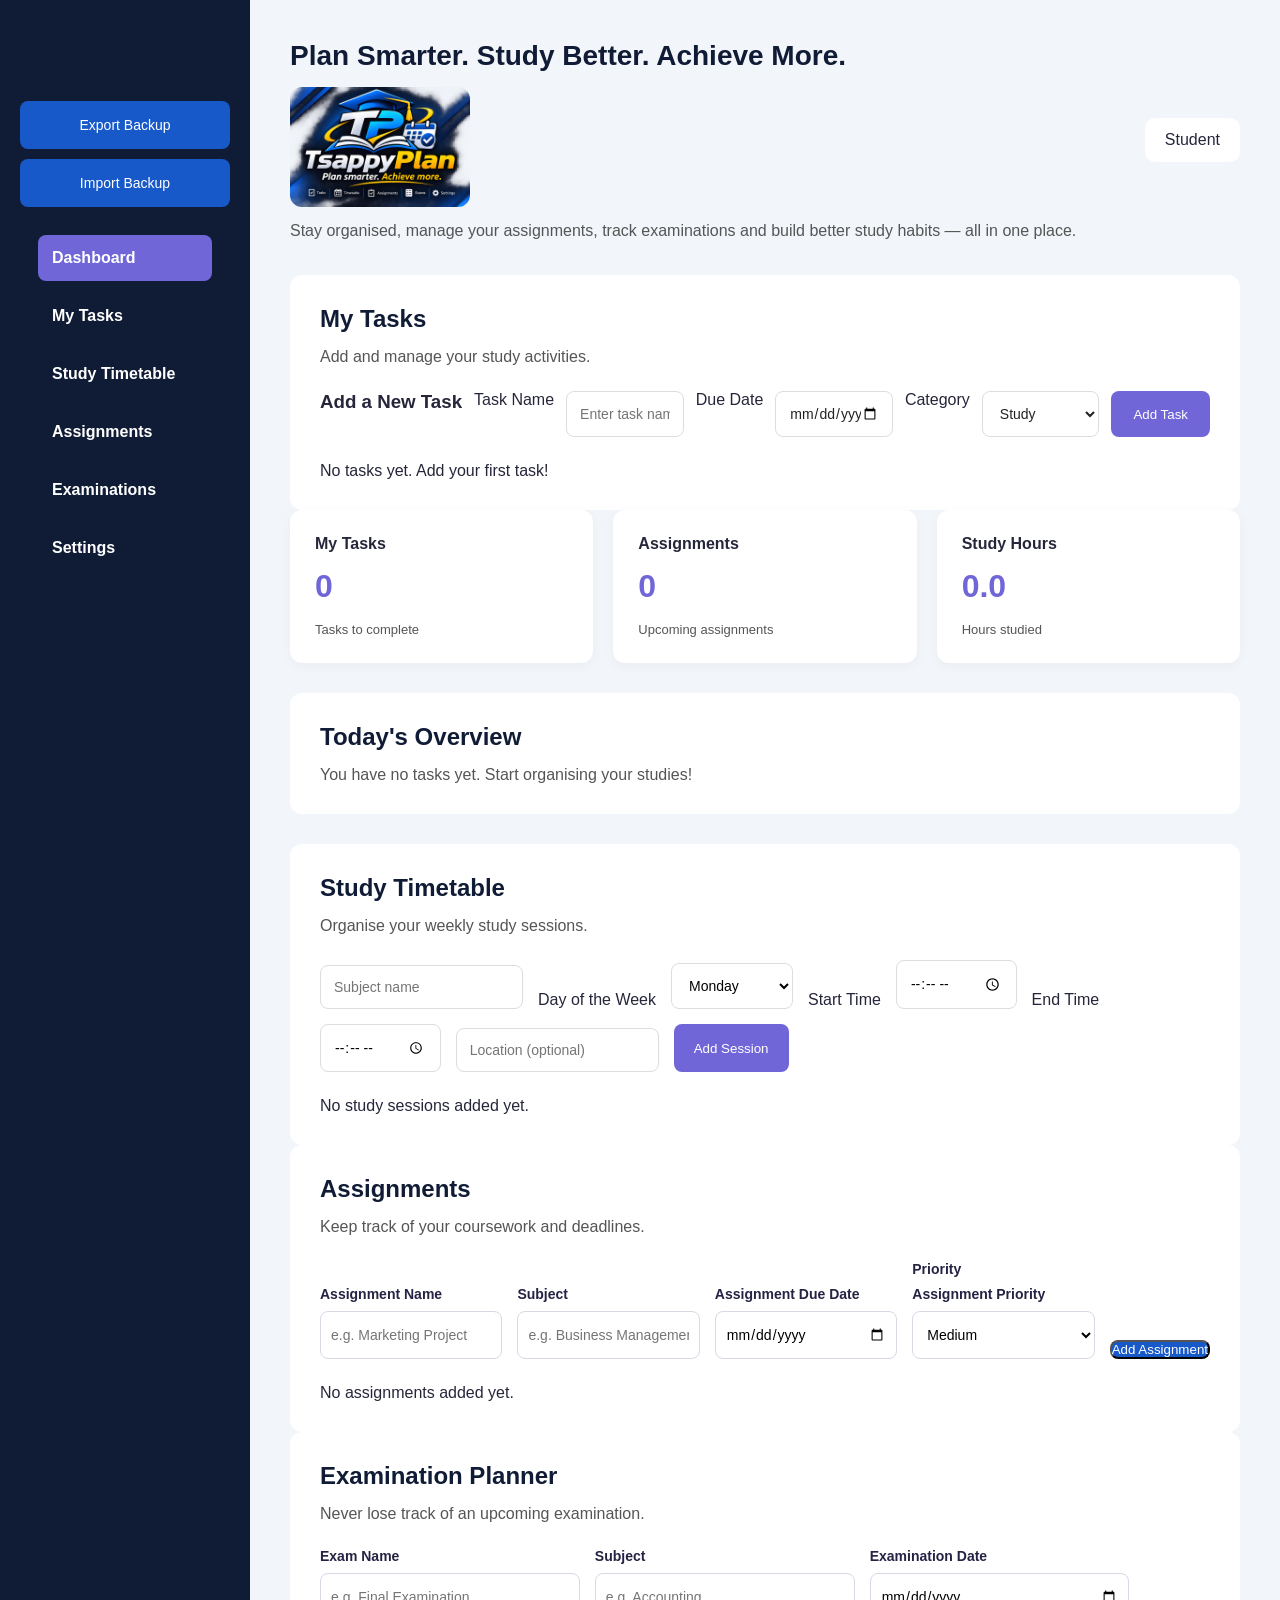
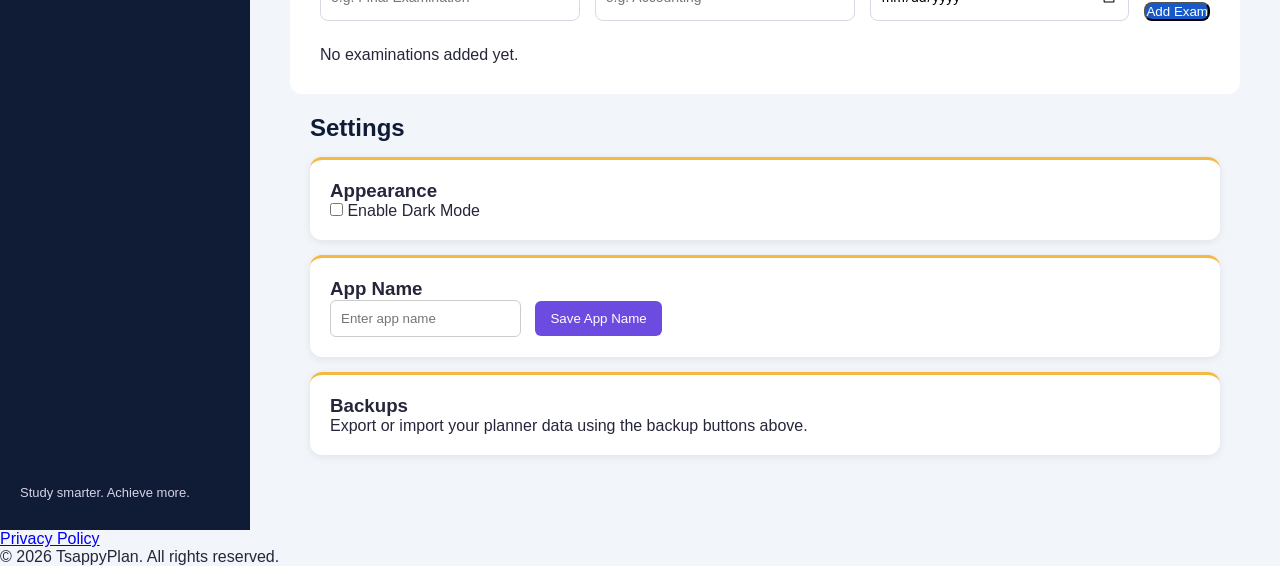
<file: index.html>
<!DOCTYPE html>
<html lang="en">
<head>
    <meta name="google-site-verification" content="k8ricjfyPDfU8U5KvmWOngtHXCnmSQfIX5mjxFy43_g" />
    <link rel="manifest" href="manifest.json">
    <link rel="icon" type="image/png" href="icon-192.png">
    <link rel="apple-touch-icon" href="icon-192.png">
    <meta charset="UTF-8">
    <meta name="viewport" content="width=device-width, initial-scale=1.0">
    <meta name="mobile-web-app-capable" content="yes">
    <meta name="apple-mobile-web-app-capable" content="yes">
    <meta name="apple-mobile-web-app-status-bar-style" content="default">
    <title>TsappyPlan - Free Student Planner for Tasks and Exams</title>
    <meta name="description" content="Organise your academic life with TsappyPlan, a free student planner for managing assignments, tasks, examinations and study schedules.">
    <link rel="canonical" href="https://tsappy2k7.github.io/TsappyPlan/">
    <meta property="og:title" content="TsappyPlan - Free Student Planner for Tasks and Exams">
    <meta property="og:description" content="Organise your academic life with TsappyPlan. Manage assignments, tasks, examinations and study schedules for free.">
    <meta property="og:type" content="website">
    <meta property="og:url" content="https://tsappy2k7.github.io/TsappyPlan/">
    <meta property="og:image" content="https://tsappy2k7.github.io/TsappyPlan/tsappyplan-logo.png">
    <link rel="stylesheet" href="style.css">
</head>
<body>

    <div class="app-container">

        <aside class="sidebar">
            <h2>StudyMate</h2>
            <div class="backup-buttons">
                <button id="exportBackup">Export Backup</button>
                <button id="importBackup">Import Backup</button>
                <input type="file" id="importFile" accept=".json" hidden>
            </div>
            <nav class="main-navigation">
                <a href="#" class="active">Dashboard</a>
                <a href="#tasks">My Tasks</a>
                <a href="#timetable">Study Timetable</a>
                <a href="#assignments">Assignments</a>
                <a href="#exams">Examinations</a>
                <a href="#settings">Settings</a>
            </nav>

            <div class="sidebar-bottom">
                <p>Study smarter. Achieve more.</p>
            </div>
        </aside>

        <main class="main-content">

            <header>
                <div>
                    <h1>Plan Smarter. Study Better. Achieve More.</h1>
                    <img src="tsappyplan-logo.png" alt="TsappyPlan Logo" class="app-logo">
                    <p>Stay organised, manage your assignments, track examinations and build better study habits — all in one place.</p>
                </div>

                <div class="profile">Student</div>
            </header>

            <section class="tasks-section" id="tasks">

                <h2>My Tasks</h2>
                <p>Add and manage your study activities.</p>
            
                <form id="taskForm">

    <h3>Add a New Task</h3>

    <label for="taskInput">Task Name</label>
    <input
        type="text"
        id="taskInput"
        placeholder="Enter task name"
        required
    >

    <label for="taskDate">Due Date</label>
    <input
        type="date"
        id="taskDate"
        required
    >

    <label for="taskCategory">Category</label>
    <select id="taskCategory">
        <option value="Study">Study</option>
        <option value="Assignment">Assignment</option>
        <option value="Revision">Revision</option>
        <option value="Other">Other</option>
    </select>

    <button type="submit">Add Task</button>

</form>


            
                <div id="taskList"></div>
            
            </section>

            <section class="dashboard-cards">

                    <div class="card">
                        <h3>My Tasks</h3>
                        <p id="taskCount">0</p>
                        <span>Tasks to complete</span>
                    </div>

                    <div class="card">
                        <h3>Assignments</h3>
                        <p id="assignmentCount">0</p>
                        <span>Upcoming assignments</span>
                    </div>

                    <div class="card">
                        <h3>Study Hours</h3>
                        <p id="studyHours">0</p>
                        <span>Hours studied</span>
                    </div>

            </section>

            <section class="tasks-section">
                <h2>Today's Overview</h2>
                <p>You have no tasks yet. Start organising your studies!</p>
            </section>

            <section class="tasks-section" id="timetable">

                <h2>Study Timetable</h2>
                <p>Organise your weekly study sessions.</p>
            
                <form id="timetableForm">
            
                    <input
                        type="text"
                        id="subjectInput"
                        placeholder="Subject name"
                        required
                    >
            <label for="dayInput">Day of the Week</label>
                    <select id="dayInput" required>
                        <option value="Monday">Monday</option>
                        <option value="Tuesday">Tuesday</option>
                        <option value="Wednesday">Wednesday</option>
                        <option value="Thursday">Thursday</option>
                        <option value="Friday">Friday</option>
                        <option value="Saturday">Saturday</option>
                        <option value="Sunday">Sunday</option>
                    </select>
            <label for="startTime">Start Time</label>
                    <input type="time" id="startTime" required>

             <label for="endTime">End Time</label>       
                    <input type="time" id="endTime" required>
            
                    <input
                        type="text"
                        id="locationInput"
                        placeholder="Location (optional)"
                    >
            
                    <button type="submit">Add Session</button>
            
                </form>
            
                <div id="timetableList"></div>
            
            </section>
            
<!-- ASSIGNMENTS SECTION -->

<section class="tasks-section" id="assignments">

    <h2>Assignments</h2>
    <p>Keep track of your coursework and deadlines.</p>

    <form id="assignmentForm">

        <div class="time-field">
            <label>Assignment Name</label>
            <input type="text" id="assignmentName"
                placeholder="e.g. Marketing Project" required>
        </div>

        <div class="time-field">
            <label>Subject</label>
            <input type="text" id="assignmentSubject"
                placeholder="e.g. Business Management" required>
        </div>

        <div class="time-field">
            <label for="assignmentDate">Assignment Due Date</label>
            <input type="date" id="assignmentDate" required>
        </div>

        <div class="time-field">
            <label>Priority</label>
            <label for="assignmentPriority">Assignment Priority</label>
            <select id="assignmentPriority">
                <option value="Low">Low</option>
                <option value="Medium" selected>Medium</option>
                <option value="High">High</option>
            </select>
        </div>

        <button type="submit">Add Assignment</button>

    </form>

    <div id="assignmentList"></div>

</section>


<!-- EXAMS SECTION -->

<section class="tasks-section" id="exams">

    <h2>Examination Planner</h2>
    <p>Never lose track of an upcoming examination.</p>

    <form id="examForm">

        <div class="time-field">
            <label>Exam Name</label>
            <input type="text" id="examName"
                placeholder="e.g. Final Examination" required>
        </div>

        <div class="time-field">
            <label>Subject</label>
            <input type="text" id="examSubject"
                placeholder="e.g. Accounting" required>
        </div>

        <div class="time-field">
            <label for="examDate">Examination Date</label>
            <input type="date" id="examDate" required>
        </div>

        <button type="submit">Add Exam</button>

    </form>

    <div id="examList"></div>

</section>
<section id="settings">
    <h2>Settings</h2>

    <div class="settings-card">
        <h3>Appearance</h3>
        <label>
            <input type="checkbox" id="darkModeToggle">
            Enable Dark Mode
        </label>
    </div>

    <div class="settings-card">
        <h3>App Name</h3>
        <input type="text" id="appNameInput" placeholder="Enter app name">
        <button id="saveAppName">Save App Name</button>
    </div>

    <div class="settings-card">
        <h3>Backups</h3>
        <p>Export or import your planner data using the backup buttons above.</p>
    </div>
</section>
        </main>

    </div>

    <script src="script.js"></script>
    <footer>
    <p><a href="privacy.html" target="_blank">Privacy Policy</a></p>
    <p>© 2026 TsappyPlan. All rights reserved.</p>
</footer>
    <script>
if ("serviceWorker" in navigator) {
    window.addEventListener("load", () => {
        navigator.serviceWorker.register("./service-worker.js")
            .then(() => console.log("TsappyPlan service worker registered"))
            .catch(error => console.error("Service worker registration failed:", error));
    });
}
</script>
</body>
</html>
</file>
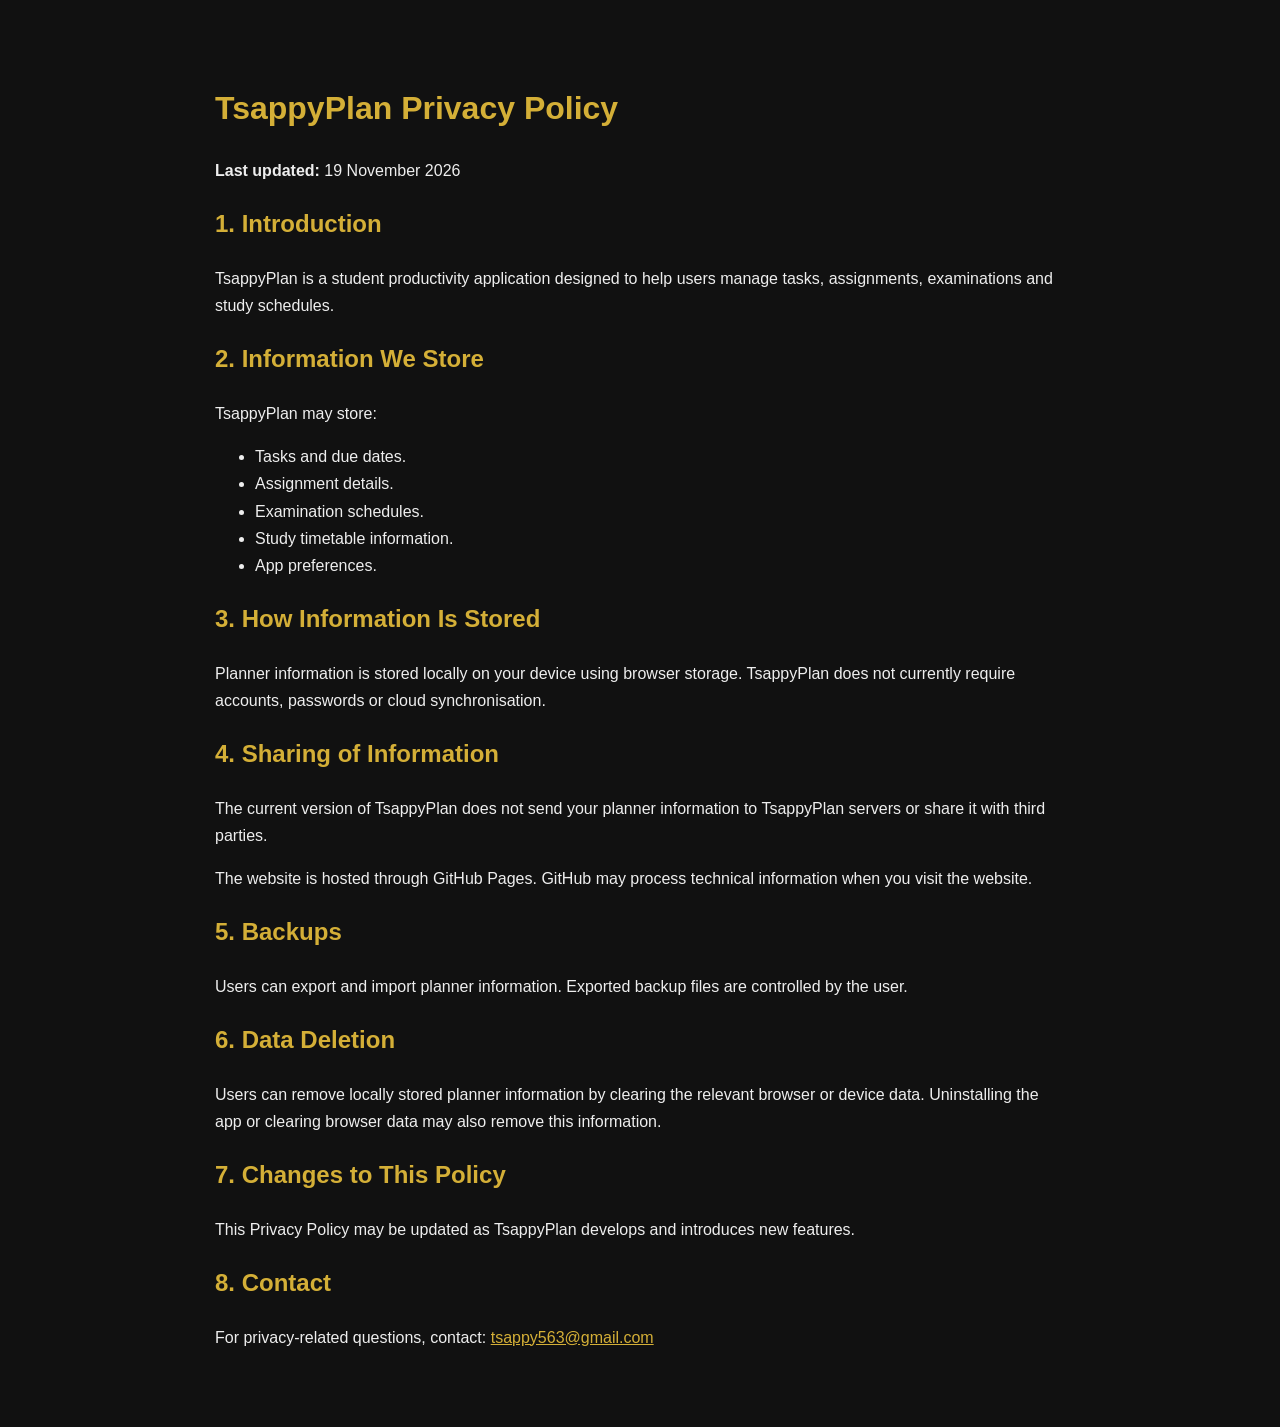
<file: privacy.html>
<!DOCTYPE html>
<html lang="en">
<head>
    <meta charset="UTF-8">
    <meta name="viewport" content="width=device-width, initial-scale=1.0">
    <title>TsappyPlan Privacy Policy</title>
        <meta name="description" content="Read the TsappyPlan privacy policy to understand how your information is handled when using our free student planner.">
        <link rel="canonical" href="https://tsappy2k7.github.io/TsappyPlan/privacy.html">
        <meta name="robots" content="index, follow">
    <style>
        body {
            font-family: Arial, sans-serif;
            background: #111;
            color: #eee;
            line-height: 1.7;
            max-width: 850px;
            margin: 40px auto;
            padding: 20px;
        }

        h1, h2 {
            color: #d4af37;
        }

        a {
            color: #d4af37;
        }
    </style>
</head>
<body>

    <h1>TsappyPlan Privacy Policy</h1>
    <p><strong>Last updated:</strong> 19 November 2026</p>

    <h2>1. Introduction</h2>
    <p>
        TsappyPlan is a student productivity application designed
        to help users manage tasks, assignments, examinations
        and study schedules.
    </p>

    <h2>2. Information We Store</h2>
    <p>TsappyPlan may store:</p>
    <ul>
        <li>Tasks and due dates.</li>
        <li>Assignment details.</li>
        <li>Examination schedules.</li>
        <li>Study timetable information.</li>
        <li>App preferences.</li>
    </ul>

    <h2>3. How Information Is Stored</h2>
    <p>
        Planner information is stored locally on your device
        using browser storage. TsappyPlan does not currently
        require accounts, passwords or cloud synchronisation.
    </p>

    <h2>4. Sharing of Information</h2>
    <p>
        The current version of TsappyPlan does not send your
        planner information to TsappyPlan servers or share it
        with third parties.
    </p>
    <p>
        The website is hosted through GitHub Pages. GitHub may
        process technical information when you visit the website.
    </p>

    <h2>5. Backups</h2>
    <p>
        Users can export and import planner information.
        Exported backup files are controlled by the user.
    </p>

    <h2>6. Data Deletion</h2>
    <p>
        Users can remove locally stored planner information
        by clearing the relevant browser or device data.
        Uninstalling the app or clearing browser data may
        also remove this information.
    </p>

    <h2>7. Changes to This Policy</h2>
    <p>
        This Privacy Policy may be updated as TsappyPlan
        develops and introduces new features.
    </p>

    <h2>8. Contact</h2>
    <p>
        For privacy-related questions, contact:
        <a href="mailto:tsappy563@gmail.com">
            tsappy563@gmail.com
        </a>
    </p>

</body>
</html>
</file>
<file: style.css>
* {
    margin: 0;
    padding: 0;
    box-sizing: border-box;
    font-family: Arial, sans-serif;
}

body {
    background: #f4f5fb;
    color: #25263a;
}

.app-container {
    display: flex;
    min-height: 100vh;
}

.sidebar {
    width: 250px;
    background: #252344;
    color: white;
    padding: 30px 20px;
    display: flex;
    flex-direction: column;
}

.sidebar h2 {
    margin-bottom: 40px;
    font-size: 27px;
}

.sidebar nav {
    display: flex;
    flex-direction: column;
    gap: 12px;
}

.sidebar nav a {
    color: #c8c7df;
    text-decoration: none;
    padding: 14px;
    border-radius: 8px;
}

.sidebar nav a:hover,
.sidebar nav a.active {
    background: #7066d8;
    color: white;
}

.sidebar-bottom {
    margin-top: auto;
    color: #d5d4e8;
    font-size: 13px;
}

.main-content {
    flex: 1;
    padding: 40px;
}

header {
    display: flex;
    justify-content: space-between;
    align-items: center;
    margin-bottom: 35px;
}

header h1 {
    font-size: 28px;
    margin-bottom: 8px;
}

header p {
    color: #555;
}

.profile {
    background: white;
    padding: 13px 20px;
    border-radius: 10px;
}

.welcome-card {
    background: linear-gradient(120deg, #7066d8, #a18bea);
    color: white;
    padding: 35px;
    border-radius: 15px;
    margin-bottom: 30px;
}

.welcome-card h2 {
    margin-bottom: 12px;
}

.dashboard-cards {
    display: grid;
    grid-template-columns: repeat(3, 1fr);
    gap: 20px;
    margin-bottom: 30px;
}

.card {
    background: white;
    padding: 25px;
    border-radius: 12px;
    box-shadow: 0 3px 12px rgba(0,0,0,0.04);
}

.card h3 {
    font-size: 16px;
}

.card p {
    font-size: 32px;
    font-weight: bold;
    margin: 15px 0;
    color: #7066d8;
}

.card span {
    color: #555;
    font-size: 13px;
}

.tasks-section {
    background: white;
    padding: 30px;
    border-radius: 12px;
}

.tasks-section h2 {
    margin-bottom: 15px;
}

.tasks-section p {
    color: #555;
}

@media (max-width: 800px) {
    .app-container {
        flex-direction: column;
    }

    .sidebar {
        width: 100%;
    }

    .sidebar nav {
        flex-direction: row;
        flex-wrap: wrap;
    }

    .main-content {
        padding: 20px;
    }

    .dashboard-cards {
        grid-template-columns: 1fr;
    }

    header {
        gap: 15px;
        flex-wrap: wrap;
    }
}

#taskForm {
    display: flex;
    flex-wrap: wrap;
    gap: 12px;
    margin-top: 25px;
    margin-bottom: 25px;
}

#taskForm input,
#taskForm select {
    padding: 13px;
    border: 1px solid #ddd;
    border-radius: 8px;
    background: white;
    font-size: 14px;
}

#taskInput {
    flex: 2;
    min-width: 180px;
}

#taskForm button {
    background: #7066d8;
    color: white;
    border: none;
    padding: 13px 22px;
    border-radius: 8px;
    cursor: pointer;
}

#taskForm button:hover {
    background: #554bb5;
}

.task-item {
    display: flex;
    justify-content: space-between;
    align-items: center;
    gap: 12px;
    background: #f7f7fc;
    padding: 16px;
    border-radius: 10px;
    margin-bottom: 12px;
}

.task-item.completed .task-name {
    text-decoration: line-through;
    color: #666;
}

.task-actions {
    display: flex;
    gap: 8px;
}

.task-actions button {
    border: none;
    padding: 8px 12px;
    border-radius: 6px;
    cursor: pointer;
}

.complete-btn {
    background: #dff5e5;
    color: #176b32;
}

.delete-btn {
    background: #ffe2e2;
    color: #a32222;
}

.task-details {
    display: flex;
    flex-direction: column;
    gap: 5px;
}

.task-details small {
    color: #555;
}

@media (max-width: 600px) {
    #taskForm {
        flex-direction: column;
    }

    #taskForm input,
    #taskForm select,
    #taskForm button {
        width: 100%;
    }

    .task-item {
        align-items: flex-start;
        flex-direction: column;
    }
}

#timetable {
    margin-top: 30px;
}

#timetableForm {
    display: flex;
    flex-wrap: wrap;
    gap: 12px;
    margin-top: 25px;
    margin-bottom: 25px;
}

#timetableForm input,
#timetableForm select {
    padding: 13px;
    border: 1px solid #ddd;
    border-radius: 8px;
    background: white;
    font-size: 14px;
}

#timetableForm button {
    background: #7066d8;
    color: white;
    border: none;
    padding: 13px 20px;
    border-radius: 8px;
    cursor: pointer;
}

.schedule-item {
    display: flex;
    justify-content: space-between;
    align-items: center;
    padding: 18px;
    background: #f5f4fc;
    border-left: 5px solid #7066d8;
    border-radius: 9px;
    margin-bottom: 12px;
}

.schedule-item h3 {
    margin-bottom: 7px;
}

.schedule-item p {
    color: #555;
    font-size: 14px;
    margin-top: 5px;
}

.schedule-item button {
    background: #ffe2e2;
    color: #c03939;
    border: none;
    padding: 9px 13px;
    border-radius: 6px;
    cursor: pointer;
}

@media (max-width: 600px) {
    #timetableForm {
        flex-direction: column;
    }

    #timetableForm input,
    #timetableForm select,
    #timetableForm button {
        width: 100%;
    }

    .schedule-item {
        gap: 12px;
    }
}

/* Improved timetable form */

#timetableForm {
    display: flex;
    align-items: flex-end;
    flex-wrap: wrap;
    gap: 15px;
}

.time-field {
    display: flex;
    flex-direction: column;
    gap: 9px;
    flex: 1;
    min-width: 150px;
}

.time-field label {
    font-size: 14px;
    font-weight: bold;
    color: #252344;
}

.time-field input,
.time-field select {
    width: 100%;
    height: 48px;
    padding: 10px;
    border: 1px solid #d8d8e5;
    border-radius: 8px;
    background: white;
    font-size: 14px;
}

#timetableForm button {
    height: 48px;
    white-space: nowrap;
}

@media (max-width: 600px) {
    .time-field {
        min-width: 100%;
    }
}

/* ASSIGNMENTS AND EXAMS */

#assignmentForm,
#examForm {
    display: flex;
    flex-wrap: wrap;
    align-items: flex-end;
    gap: 15px;
    margin-top: 25px;
    margin-bottom: 25px;
}

.assignment-item,
.exam-item {
    background: #f7f6fc;
    border-left: 5px solid #7066d8;
    padding: 20px;
    border-radius: 10px;
    margin-bottom: 15px;
    display: flex;
    justify-content: space-between;
    align-items: center;
    gap: 15px;
}

.assignment-item h3,
.exam-item h3 {
    margin-bottom: 8px;
}

.assignment-item p,
.exam-item p {
    color: #555;
    font-size: 14px;
    margin-top: 5px;
}

.priority {
    font-size: 12px;
    font-weight: bold;
    padding: 5px 10px;
    border-radius: 20px;
    display: inline-block;
    margin-top: 8px;
}

.priority.High {
    background: #ffe2e2;
    color: #a32222;
}

.priority.Medium {
    background: #fff0d5;
    color: #805000;
}

.priority.Low {
    background: #dff5e5;
    color: #176b32;
}

.assignment-item button,
.exam-item button {
    border: none;
    padding: 9px 13px;
    border-radius: 6px;
    cursor: pointer;
}

.assignment-item button {
    background: #dff5e5;
    color: #258442;
}

.exam-item button {
    background: #ffe2e2;
    color: #c03939;
}

.assignment-item.completed {
    opacity: 0.6;
}

.assignment-item.completed h3 {
    text-decoration: line-through;
}

@media (max-width: 600px) {
    #assignmentForm,
    #examForm {
        flex-direction: column;
        align-items: stretch;
    }

    .assignment-item,
    .exam-item {
        align-items: flex-start;
        flex-direction: column;
    }
}
#settings {
    padding: 20px;
}

.settings-card {
    background: white;
    padding: 20px;
    margin: 15px 0;
    border-radius: 12px;
    box-shadow: 0 2px 8px rgba(0, 0, 0, 0.08);
}

.settings-card h3 {
    margin-top: 0;
}

.settings-card input[type="text"] {
    padding: 10px;
    border: 1px solid #ccc;
    border-radius: 6px;
    margin-right: 10px;
}

.settings-card button {
    padding: 10px 15px;
    border: none;
    border-radius: 6px;
    background: #6c4ce0;
    color: white;
    cursor: pointer;
}
body.dark-mode {
    background: #171717;
    color: #f5f5f5;
}

body.dark-mode .settings-card,
body.dark-mode .task-card,
body.dark-mode .assignment-card,
body.dark-mode .exam-card,
body.dark-mode .timetable-card {
    background: #292929;
    color: #f5f5f5;
}

body.dark-mode input,
body.dark-mode select {
    background: #333;
    color: white;
    border-color: #555;
}

body.dark-mode h1,
body.dark-mode h2,
body.dark-mode h3 {
    color: #f5f5f5;
}
.app-logo {
    display: block;
    width: 180px;
    height: auto;
    margin: 15px 0;
    border-radius: 12px;
}
:root {
    --brand-navy: #101B35;
    --brand-blue: #1859C9;
    --brand-gold: #F5B942;
    --brand-white: #FFFFFF;
}

body {
    background-color: #F2F5FA;
}

h1, h2 {
    color: var(--brand-navy);
}

button {
    background-color: var(--brand-blue);
    color: white;
    border-radius: 8px;
}

button:hover {
    background-color: var(--brand-navy);
}

.settings-card {
    border-top: 3px solid var(--brand-gold);
}
/* TsappyPlan Navigation */
nav {
    background: #101B35;
    padding: 18px;
    border-radius: 12px;
}

nav a {
    color: #FFFFFF;
    text-decoration: none;
    padding: 10px 15px;
    display: inline-block;
    font-weight: 600;
    transition: 0.3s;
}

nav a:hover {
    background: #247BFF;
    color: #FFFFFF;
    border-radius: 8px;
}
nav {
    background: #101B35;
    padding: 18px;
    border-radius: 12px;
}

nav a {
    color: white;
    text-decoration: none;
    padding: 10px 15px;
    display: inline-block;
    font-weight: 600;
}

nav a:hover {
    background: #247BFF;
    color: white;
    border-radius: 8px;
}
.main-navigation {
    background-color: #101B35 !important;
    padding: 18px;
    border-radius: 12px;
}

.main-navigation a {
    color: #FFFFFF !important;
    text-decoration: none;
    padding: 10px 15px;
    display: inline-block;
    font-weight: bold;
}

.main-navigation a:hover {
    background-color: #247BFF;
    border-radius: 8px;
}
.sidebar {
    background: #101B35 !important;
}

.sidebar nav {
    background: transparent !important;
}

.sidebar nav a {
    color: #FFFFFF !important;
}

.sidebar nav a:hover {
    background: #247BFF !important;
    color: #FFFFFF !important;
}

/* Due Date and Category Styling */
#taskDate,
#taskCategory {
    height: 46px;
    padding: 0 14px;
    border: 1px solid #d8d8d8;
    border-radius: 9px;
    background-color: #ffffff;
    color: #222;
    font-size: 14px;
    font-family: inherit;
    outline: none;
    cursor: pointer;
    box-sizing: border-box;
    transition: all 0.3s ease;
}

/* Due Date */
#taskDate {
    width: 150px;
}

/* Category */
#taskCategory {
    width: 130px;
}

/* Focus Effect */
#taskDate:focus,
#taskCategory:focus {
    border-color: #7061df;
    box-shadow: 0 0 0 3px rgba(112, 97, 223, 0.12);
}

/* Matching Task Form Fields */
#taskInput,
#taskDate,
#taskCategory {
    flex: 1 1 0;
    width: 0;
    min-width: 0;
    height: 46px;
    padding: 0 14px;
    border: 1px solid #d8d8d8;
    border-radius: 9px;
    background-color: #fff;
    color: #222;
    font-size: 14px;
    font-family: inherit;
    box-sizing: border-box;
    outline: none;
}

/* Focus Effect */
#taskInput:focus,
#taskDate:focus,
#taskCategory:focus {
    border-color: #7061df;
    box-shadow: 0 0 0 3px rgba(112, 97, 223, 0.12);
}
#exportBackup,
#importBackup {
    width: 100%;
    min-height: 48px;
    padding: 12px;
    margin-bottom: 10px;
    background: #1859C9;
    color: #FFFFFF;
    border: none;
    border-radius: 8px;
    font-size: 14px;
    cursor: pointer;
}
</file>
